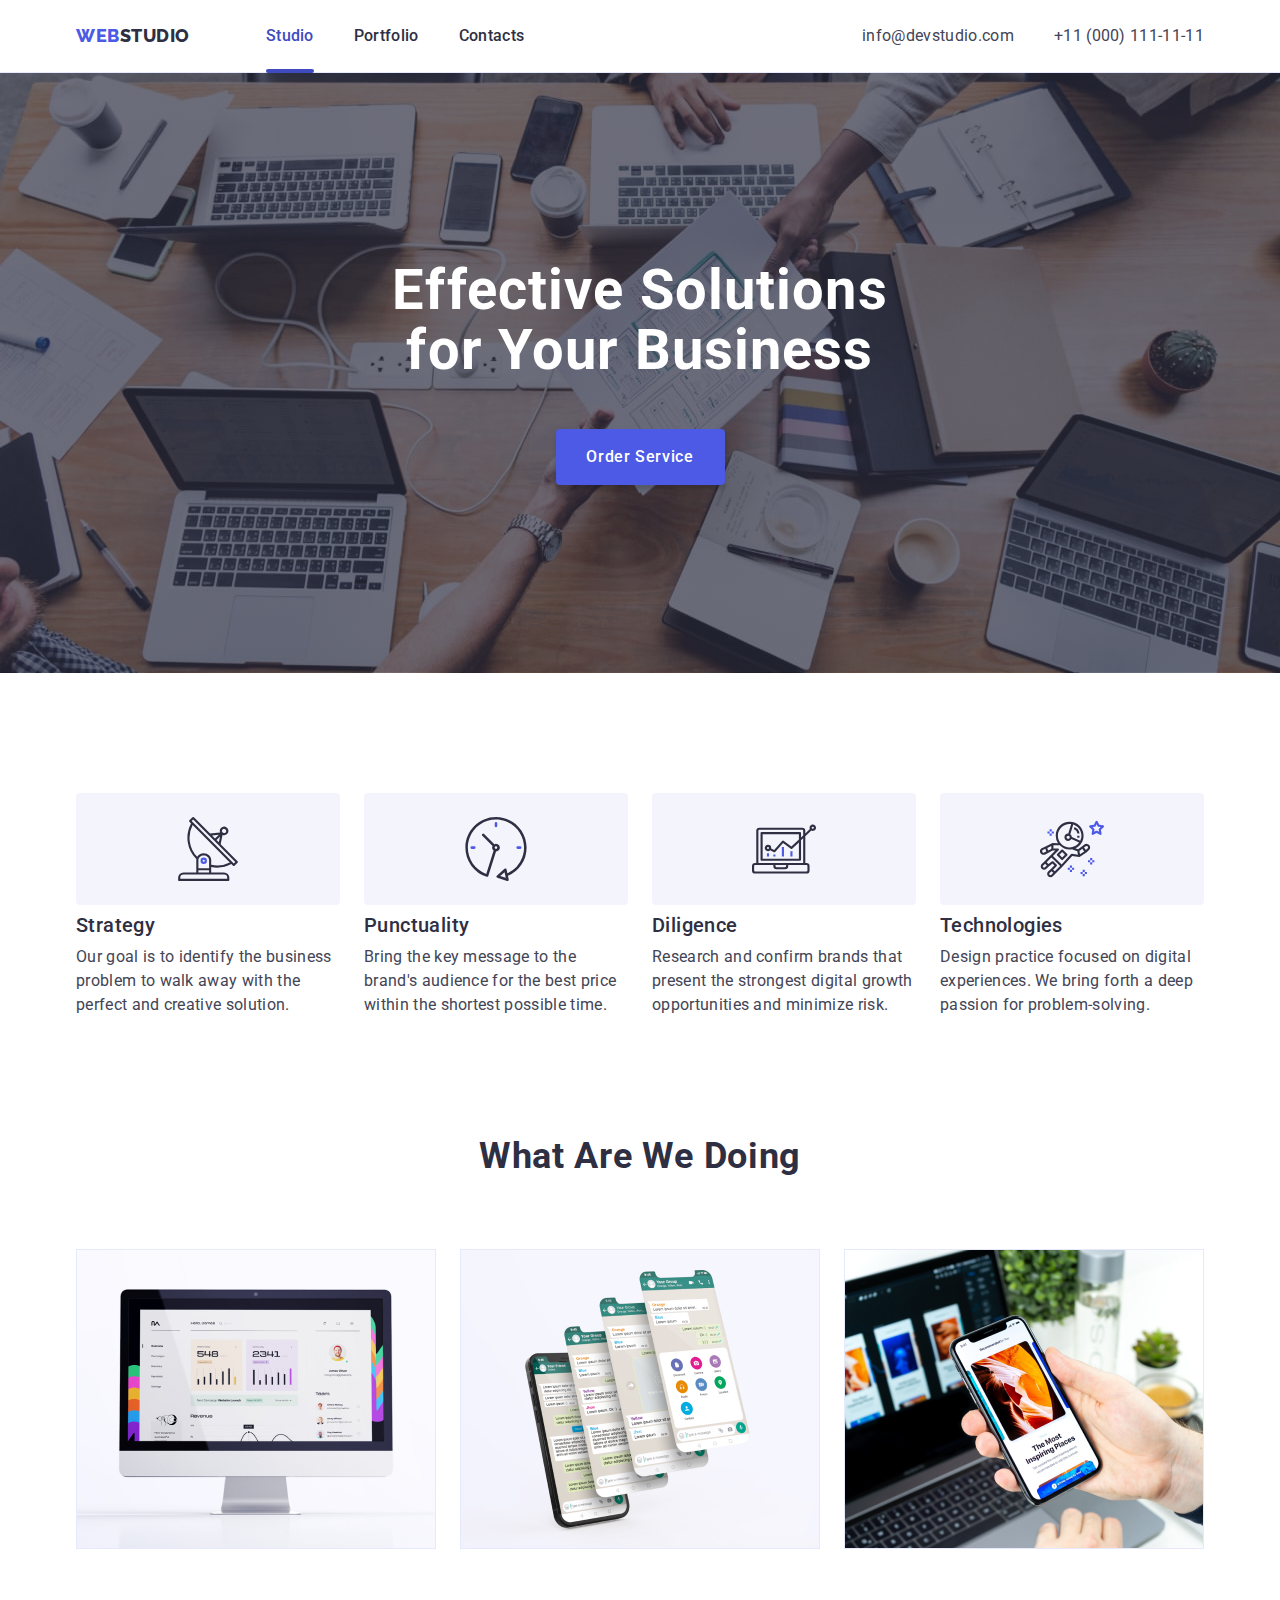
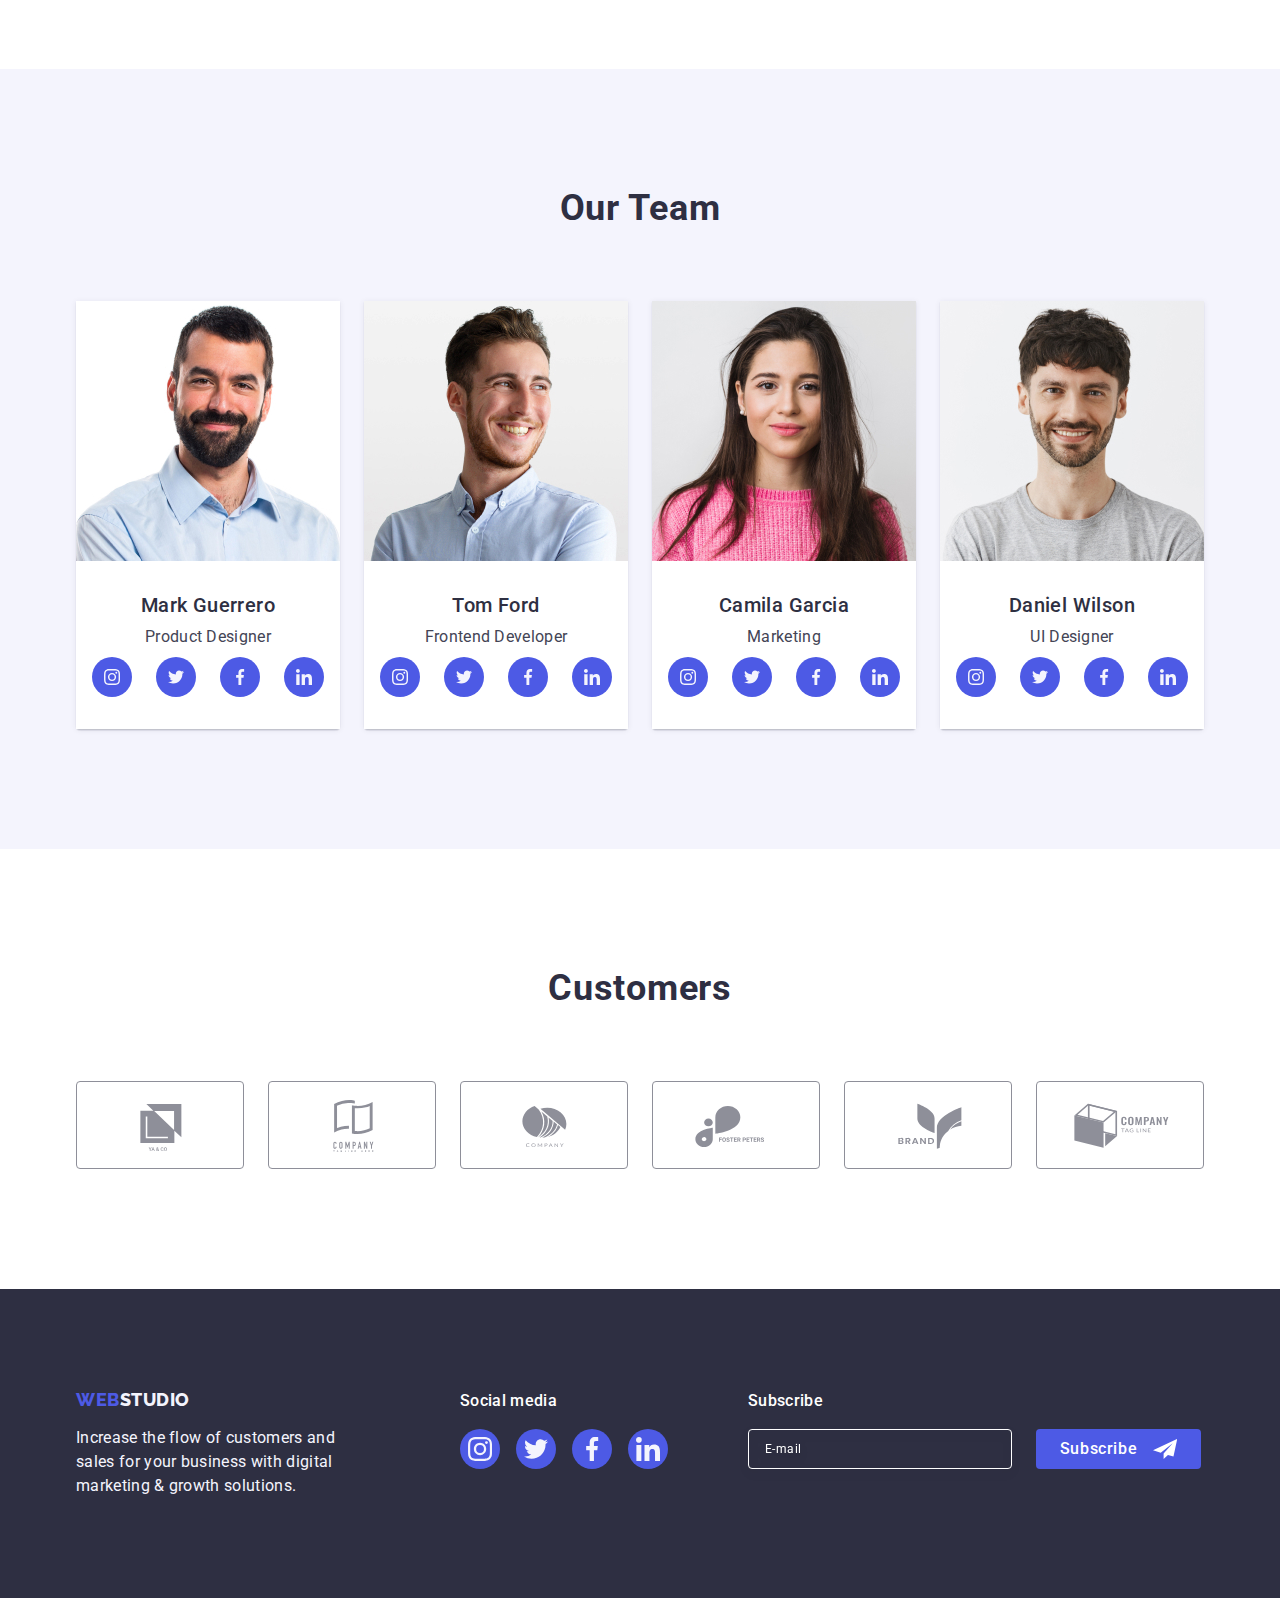
<file: index.html>
<!DOCTYPE html>
<html lang="en">
  <head>
    <meta charset="UTF-8" />
    <meta http-equiv="X-UA-Compatible" content="IE=edge" />
    <meta name="viewport" content="width=device-width, initial-scale=1.0" />
    <link rel="preconnect" href="https://fonts.googleapis.com" />
    <link rel="preconnect" href="https://fonts.gstatic.com" crossorigin />
    <link
      href="https://fonts.googleapis.com/css2?family=Raleway:wght@800&family=Roboto:wght@400;500;700;900&display=swap"
      rel="stylesheet"
    />
    <link
      rel="stylesheet"
      href="https://cdnjs.cloudflare.com/ajax/libs/modern-normalize/2.0.0/modern-normalize.min.css"
    />
    <link rel="stylesheet" href="./css/styles.css" />
    <title>WebStudio</title>
  </head>
  <body>
    <!-- Header -->
    <header class="header">
      <div class="container header-container">
        <nav class="header-nav">
          <a class="header-logo link" href="./index.html"
            >Web<span class="logo">Studio</span></a
          >

          <ul class="header-nav-list list">
            <li class="header-nav-item">
              <a class="header-nav-link link studio" href="./index.html"
                >Studio</a
              >
            </li>
            <li class="header-nav-item">
              <a class="header-nav-link link" href="./portfolio.html"
                >Portfolio</a
              >
            </li>
            <li class="header-nav-item">
              <a class="header-nav-link link" href="">Contacts</a>
            </li>
          </ul>
        </nav>

        <address class="address">
          <ul class="address-list list">
            <li class="address-item">
              <a class="address-link link" href="mailto:info@devstudio.com"
                >info@devstudio.com</a
              >
            </li>
            <li class="address-item">
              <a class="address-link link" href="tel:+110001111111"
                >+11 (000) 111-11-11</a
              >
            </li>
          </ul>
        </address>

        <!-- Mobile menu -->
        <button type="button" class="open-menu-btn" data-menu-open>
          <svg class="btn-menu-icon" width="32" height="32">
            <use href="./images/icons.svg#icon-mobile-menu"></use>
          </svg>
        </button>
      </div>
      <div class="mob-menu is-hidden" data-menu>
        <div>
          <button type="button" class="close-menu" data-menu-close>
            <svg class="close-menu-icon" width="8" height="8">
              <use href="./images/icons.svg#icon-close-black"></use>
            </svg>
          </button>

          <ul class="mob-nav-list list">
            <li class="mob-nav-item">
              <a class="mob-nav-link link studio" href="./index.html">Studio</a>
            </li>
            <li class="mob-nav-item">
              <a class="mob-nav-link link" href="./portfolio.html">Portfolio</a>
            </li>
            <li class="mob-nav-item">
              <a class="mob-nav-link link" href="">Contacts</a>
            </li>
          </ul>
        </div>
        <address class="address">
          <ul class="mob-address-list list">
            <li class="mob-address-item">
              <a class="tel-link link" href="tel:+110001111111"
                >+11 (000) 111-11-11</a
              >
            </li>
            <li class="mob-address-item">
              <a class="mail-link link" href="mailto:info@devstudio.com"
                >info@devstudio.com</a
              >
            </li>
          </ul>
        </address>
        <ul class="mob-soc-list">
          <li class="mob-soc-item">
            <a
              class="mob-soc-link"
              href=""
              target="_blank"
              rel="noopener noreferrer"
              ><svg class="mob-menu-icon" width="24" height="24">
                <use href="./images/icons.svg#icon-instagram"></use></svg
            ></a>
          </li>
          <li class="mob-soc-item">
            <a
              class="mob-soc-link"
              href=""
              target="_blank"
              rel="noopener noreferrer"
              ><svg class="mob-menu-icon" width="24" height="24">
                <use href="./images/icons.svg#icon-twitter"></use></svg
            ></a>
          </li>
          <li class="mob-soc-item">
            <a
              class="mob-soc-link"
              href=""
              target="_blank"
              rel="noopener noreferrer"
              ><svg class="mob-menu-icon" width="24" height="24">
                <use href="./images/icons.svg#icon-facebook"></use></svg
            ></a>
          </li>
          <li class="mob-soc-item">
            <a
              class="mob-soc-link"
              href=""
              target="_blank"
              rel="noopener noreferrer"
              ><svg class="mob-menu-icon" width="24" height="24">
                <use href="./images/icons.svg#icon-linkedin"></use></svg
            ></a>
          </li>
        </ul>
      </div>
    </header>

    <!-- Main content -->
    <main>
      <section class="section-hero">
        <div class="container">
          <h1 class="hero-title">Effective Solutions for Your Business</h1>
          <button data-modal-open type="button" class="hero-button">
            Order Service
          </button>
        </div>
      </section>

      <!-- Section-Our Features -->
      <section class="section-features">
        <div class="container">
          <h2 class="visually-hidden">Our Features</h2>
          <ul class="features-list list">
            <li class="features-item">
              <div class="features-icon-box">
                <svg class="features-icon" width="64" height="64">
                  <use href="./images/icons.svg#icon-antenna"></use>
                </svg>
              </div>
              <h3 class="features-title">Strategy</h3>
              <p class="features-text">
                Our goal is to identify the business problem to walk away with
                the perfect and creative solution.
              </p>
            </li>

            <li class="features-item">
              <div class="features-icon-box">
                <svg class="features-icon" width="64" height="64">
                  <use href="./images/icons.svg#icon-clock"></use>
                </svg>
              </div>
              <h3 class="features-title">Punctuality</h3>
              <p class="features-text">
                Bring the key message to the brand's audience for the best price
                within the shortest possible time.
              </p>
            </li>

            <li class="features-item">
              <div class="features-icon-box">
                <svg class="features-icon" width="64" height="64">
                  <use href="./images/icons.svg#icon-diagram"></use>
                </svg>
              </div>
              <h3 class="features-title">Diligence</h3>
              <p class="features-text">
                Research and confirm brands that present the strongest digital
                growth opportunities and minimize risk.
              </p>
            </li>

            <li class="features-item">
              <div class="features-icon-box">
                <svg class="features-icon" width="64" height="64">
                  <use href="./images/icons.svg#icon-astronaut"></use>
                </svg>
              </div>
              <h3 class="features-title">Technologies</h3>
              <p class="features-text">
                Design practice focused on digital experiences. We bring forth a
                deep passion for problem-solving.
              </p>
            </li>
          </ul>
        </div>
      </section>

      <!-- Section-Our Products -->
      <section class="section-products">
        <div class="container">
          <h2 class="products-title">What are we doing</h2>
          <ul class="products-list list">
            <li class="products-item">
              <img
                srcset="
                  ./images/products/img1.jpg    1x,
                  ./images/products/img1-2x.jpg 2x
                "
                src="./images/products/img1.jpg"
                alt="pc aplicatoin"
                width="360"
                height="300"
              />
            </li>
            <li class="products-item">
              <img
                srcset="
                  ./images/products/img2.jpg    1x,
                  ./images/products/img2-2x.jpg 2x
                "
                src="./images/products/img2.jpg"
                alt="mobile aplication"
                width="360"
                height="300"
              />
            </li>

            <li class="products-item">
              <img
                srcset="
                  ./images/products/img3.jpg    1x,
                  ./images/products/img3-2x.jpg 2x
                "
                src="./images/products/img3.jpg"
                alt="quick access from any device"
                width="360"
                height="300"
              />
            </li>
          </ul>
        </div>
      </section>

      <!-- Section-Our Team -->
      <section class="section-team">
        <div class="container">
          <h2 class="team-title">Our Team</h2>
          <ul class="team-list list">
            <li class="team-item">
              <img
                class="team-photo"
                srcset="
                  ./images/team-photo/mark-guerrero.jpg    1x,
                  ./images/team-photo/mark-guerrero-2x.jpg 2x
                "
                src="./images/team-photo/mark-guerrero.jpg"
                alt="Photo of Mark Guerrero-Product Designer"
                width="264"
                height="260"
              />
              <div class="cards">
                <h3 class="team-name">Mark Guerrero</h3>
                <p class="team-text">Product Designer</p>
                <ul class="soc-list">
                  <li class="soc-item">
                    <a
                      class="soc-link"
                      href=""
                      target="_blank"
                      rel="nooopener noreferrer"
                      ><svg class="soc-icon" width="16" height="16">
                        <use
                          href="./images/icons.svg#icon-instagram"
                        ></use></svg
                    ></a>
                  </li>
                  <li class="soc-item">
                    <a
                      class="soc-link"
                      href=""
                      target="_blank"
                      rel="nooopener noreferrer"
                      ><svg class="soc-icon" width="16" height="16">
                        <use href="./images/icons.svg#icon-twitter"></use></svg
                    ></a>
                  </li>
                  <li class="soc-item">
                    <a
                      class="soc-link"
                      href=""
                      target="_blank"
                      rel="nooopener noreferrer"
                      ><svg class="soc-icon" width="16" height="16">
                        <use href="./images/icons.svg#icon-facebook"></use></svg
                    ></a>
                  </li>
                  <li class="soc-item">
                    <a
                      class="soc-link"
                      href=""
                      target="_blank"
                      rel="nooopener noreferrer"
                      ><svg class="soc-icon" width="16" height="16">
                        <use href="./images/icons.svg#icon-linkedin"></use></svg
                    ></a>
                  </li>
                </ul>
              </div>
            </li>
            <li class="team-item">
              <img
                class="team-photo"
                srcset="
                  ./images/team-photo/tom-ford.jpg    1x,
                  ./images/team-photo/tom-ford-2x.jpg 2x
                "
                src="./images/team-photo/tom-ford.jpg"
                alt="Photo of Tom Ford-Frontend Developer"
                width="264"
                height="260"
              />
              <div class="cards">
                <h3 class="team-name">Tom Ford</h3>
                <p class="team-text">Frontend Developer</p>
                <ul class="soc-list">
                  <li class="soc-item">
                    <a
                      class="soc-link"
                      href=""
                      target="_blank"
                      rel="nooopener noreferrer"
                      ><svg class="soc-icon" width="16" height="16">
                        <use
                          href="./images/icons.svg#icon-instagram"
                        ></use></svg
                    ></a>
                  </li>
                  <li class="soc-item">
                    <a
                      class="soc-link"
                      href=""
                      target="_blank"
                      rel="nooopener noreferrer"
                      ><svg class="soc-icon" width="16" height="16">
                        <use href="./images/icons.svg#icon-twitter"></use></svg
                    ></a>
                  </li>
                  <li class="soc-item">
                    <a
                      class="soc-link"
                      href=""
                      target="_blank"
                      rel="nooopener noreferrer"
                      ><svg class="soc-icon" width="16" height="16">
                        <use href="./images/icons.svg#icon-facebook"></use></svg
                    ></a>
                  </li>
                  <li class="soc-item">
                    <a
                      class="soc-link"
                      href=""
                      target="_blank"
                      rel="nooopener noreferrer"
                      ><svg class="soc-icon" width="16" height="16">
                        <use href="./images/icons.svg#icon-linkedin"></use></svg
                    ></a>
                  </li>
                </ul>
              </div>
            </li>
            <li class="team-item">
              <img
                class="team-photo"
                srcset="
                  ./images/team-photo/camila-garcia.jpg    1x,
                  ./images/team-photo/camila-garcia-2x.jpg 2x
                "
                src="./images/team-photo/camila-garcia.jpg"
                alt="Photo of Camila Garcia-Marketing"
                width="264"
                height="260"
              />
              <div class="cards">
                <h3 class="team-name">Camila Garcia</h3>
                <p class="team-text">Marketing</p>
                <ul class="soc-list">
                  <li class="soc-item">
                    <a
                      class="soc-link"
                      href=""
                      target="_blank"
                      rel="nooopener noreferrer"
                      ><svg class="soc-icon" width="16" height="16">
                        <use
                          href="./images/icons.svg#icon-instagram"
                        ></use></svg
                    ></a>
                  </li>
                  <li class="soc-item">
                    <a
                      class="soc-link"
                      href=""
                      target="_blank"
                      rel="nooopener noreferrer"
                      ><svg class="soc-icon" width="16" height="16">
                        <use href="./images/icons.svg#icon-twitter"></use></svg
                    ></a>
                  </li>
                  <li class="soc-item">
                    <a
                      class="soc-link"
                      href=""
                      target="_blank"
                      rel="nooopener noreferrer"
                      ><svg class="soc-icon" width="16" height="16">
                        <use href="./images/icons.svg#icon-facebook"></use></svg
                    ></a>
                  </li>
                  <li class="soc-item">
                    <a
                      class="soc-link"
                      href=""
                      target="_blank"
                      rel="nooopener noreferrer"
                      ><svg class="soc-icon" width="16" height="16">
                        <use href="./images/icons.svg#icon-linkedin"></use></svg
                    ></a>
                  </li>
                </ul>
              </div>
            </li>
            <li class="team-item">
              <img
                class="team-photo"
                srcset="
                  ./images/team-photo/daniel-wilson.jpg    1x,
                  ./images/team-photo/daniel-wilson-2x.jpg 2x
                "
                src="./images/team-photo/daniel-wilson.jpg"
                alt="Photo of Daniel Wilson-UI Designer"
                width="264"
                height="260"
              />
              <div class="cards">
                <h3 class="team-name">Daniel Wilson</h3>
                <p class="team-text">UI Designer</p>
                <ul class="soc-list">
                  <li class="soc-item">
                    <a
                      class="soc-link"
                      href=""
                      target="_blank"
                      rel="nooopener noreferrer"
                      ><svg class="soc-icon" width="16" height="16">
                        <use
                          href="./images/icons.svg#icon-instagram"
                        ></use></svg
                    ></a>
                  </li>
                  <li class="soc-item">
                    <a
                      class="soc-link"
                      href=""
                      target="_blank"
                      rel="nooopener noreferrer"
                      ><svg class="soc-icon" width="16" height="16">
                        <use href="./images/icons.svg#icon-twitter"></use></svg
                    ></a>
                  </li>
                  <li class="soc-item">
                    <a
                      class="soc-link"
                      href=""
                      target="_blank"
                      rel="nooopener noreferrer"
                      ><svg class="soc-icon" width="16" height="16">
                        <use href="./images/icons.svg#icon-facebook"></use></svg
                    ></a>
                  </li>
                  <li class="soc-item">
                    <a
                      class="soc-link"
                      href=""
                      target="_blank"
                      rel="nooopener noreferrer"
                      ><svg class="soc-icon" width="16" height="16">
                        <use href="./images/icons.svg#icon-linkedin"></use></svg
                    ></a>
                  </li>
                </ul>
              </div>
            </li>
          </ul>
        </div>
      </section>

      <!-- Customers -->
      <section class="section-customers">
        <div class="container">
          <h2 class="customers-title">Customers</h2>
          <ul class="customers-list">
            <li class="customers-item">
              <a
                class="customers-icon-link"
                href=""
                target="_blank"
                rel="nooopener noreferrer"
                ><svg class="customers-icon" width="104" height="56">
                  <use href="./images/icons.svg#icon-client1"></use></svg
              ></a>
            </li>
            <li class="customers-item">
              <a
                class="customers-icon-link"
                href=""
                target="_blank"
                rel="nooopener noreferrer"
                ><svg class="customers-icon" width="104" height="56">
                  <use href="./images/icons.svg#icon-client2"></use></svg
              ></a>
            </li>
            <li class="customers-item">
              <a
                class="customers-icon-link"
                href=""
                target="_blank"
                rel="nooopener noreferrer"
                ><svg class="customers-icon" width="104" height="56">
                  <use href="./images/icons.svg#icon-client3"></use></svg
              ></a>
            </li>
            <li class="customers-item">
              <a
                class="customers-icon-link"
                href=""
                target="_blank"
                rel="nooopener noreferrer"
                ><svg class="customers-icon" width="104" height="56">
                  <use href="./images/icons.svg#icon-client4"></use></svg
              ></a>
            </li>
            <li class="customers-item">
              <a
                class="customers-icon-link"
                href=""
                target="_blank"
                rel="nooopener noreferrer"
                ><svg class="customers-icon" width="104" height="56">
                  <use href="./images/icons.svg#icon-client5"></use></svg
              ></a>
            </li>
            <li class="customers-item">
              <a
                class="customers-icon-link"
                href=""
                target="_blank"
                rel="nooopener noreferrer"
                ><svg class="customers-icon" width="104" height="56">
                  <use href="./images/icons.svg#icon-client6"></use></svg
              ></a>
            </li>
          </ul>
        </div>
      </section>
    </main>

    <!-- Footer -->
    <footer class="section-footer">
      <div class="container footer-container">
        <div class="footer-box">
          <a class="footer-logo link" href="./index.html"
            >Web<span class="logo">Studio</span></a
          >
          <p class="footer-text">
            Increase the flow of customers and sales for your business with
            digital marketing & growth solutions.
          </p>
        </div>
        <div class="footer-soc-box">
          <p class="soc-text">Social media</p>
          <ul class="footer-soc-list">
            <li class="footer-soc-item">
              <a
                class="footer-soc-link"
                href=""
                target="_blank"
                rel="noopener noreferrer"
                ><svg class="footer-icon" width="24" height="24">
                  <use href="./images/icons.svg#icon-instagram"></use></svg
              ></a>
            </li>
            <li class="footer-soc-item">
              <a
                class="footer-soc-link"
                href=""
                target="_blank"
                rel="noopener noreferrer"
                ><svg class="footer-icon" width="24" height="24">
                  <use href="./images/icons.svg#icon-twitter"></use></svg
              ></a>
            </li>
            <li class="footer-soc-item">
              <a
                class="footer-soc-link"
                href=""
                target="_blank"
                rel="noopener noreferrer"
                ><svg class="footer-icon" width="24" height="24">
                  <use href="./images/icons.svg#icon-facebook"></use></svg
              ></a>
            </li>
            <li class="footer-soc-item">
              <a
                class="footer-soc-link"
                href=""
                target="_blank"
                rel="noopener noreferrer"
                ><svg class="footer-icon" width="24" height="24">
                  <use href="./images/icons.svg#icon-linkedin"></use></svg
              ></a>
            </li>
          </ul>
        </div>
        <div class="subscribe-container">
          <p class="subscribe-title">Subscribe</p>
          <form class="subscribe-form" name="subscribe">
            <label class="subscribe-label">
              <input
                class="subscribe-input"
                type="email"
                name="subscribe"
                placeholder="E-mail"
            /></label>
            <button class="bttn-subscribe" type="submit">
              Subscribe
              <svg class="subscribe-icon" width="24" height="24">
                <use href="./images/icons.svg#icon-send"></use>
              </svg>
            </button>
          </form>
        </div>
      </div>
    </footer>
    <div data-modal class="backdrop is-hidden">
      <div class="modal">
        <button data-modal-close type="button" class="modal-close">
          <svg class="modal-icon" width="8" height="8">
            <use href="./images/icons.svg#icon-close-black"></use>
          </svg>
        </button>
        <!-- Modal form -->
        <p class="modal-title">Leave your contacts and we will call you back</p>
        <form class="modal-form" name="call-back">
          <div class="label-container">
            <label class="form-label" for="user-name">Name</label>
            <div class="input-container">
              <input
                class="modal-input"
                type="text"
                name="user-name"
                id="user-name"
              />
              <svg class="input-icon" width="18" height="24">
                <use href="./images/icons.svg#icon-person"></use>
              </svg>
            </div>
          </div>
          <div class="label-container">
            <label class="form-label" for="user-phone">Phone</label>
            <div class="input-container">
              <input
                class="modal-input"
                type="tel"
                name="user-phone"
                id="user-phone"
              />
              <svg class="input-icon" width="18" height="24">
                <use href="./images/icons.svg#icon-phone"></use>
              </svg>
            </div>
          </div>
          <div class="label-container">
            <label class="form-label" for="user-email">Email</label>
            <div class="input-container">
              <input
                class="modal-input"
                type="email"
                name="user-email"
                id="user-email"
              />
              <svg class="input-icon" width="18" height="24">
                <use href="./images/icons.svg#icon-email"></use>
              </svg>
            </div>
          </div>
          <div class="comment-label-container">
            <label class="form-label" for="user-comment">Comment</label>
            <textarea
              class="text-area"
              name="user-comment"
              id="user-comment"
              placeholder="Text input"
            ></textarea>
          </div>
          <div class="checkbox-container">
            <input
              class="visually-hidden input-checkbox"
              id="user-privacy"
              name="user-privacy"
              type="checkbox"
              value="true"
            />
            <label class="checkbox-label" for="user-privacy"
              ><span class="checkbox-span"
                ><svg class="check-icon" width="10" height="8">
                  <use href="./images/icons.svg#icon-check"></use></svg
              ></span>
              I accept the terms and conditions of the&nbsp;
              <a class="check-link" href="">Privacy Policy</a></label
            >
          </div>
          <button class="bttn-send" type="submit">Send</button>
        </form>
      </div>
    </div>
    <script src="./js/modal.js"></script>
    <script src="./js/mobil-menu.js"></script>
  </body>
</html>
</file>
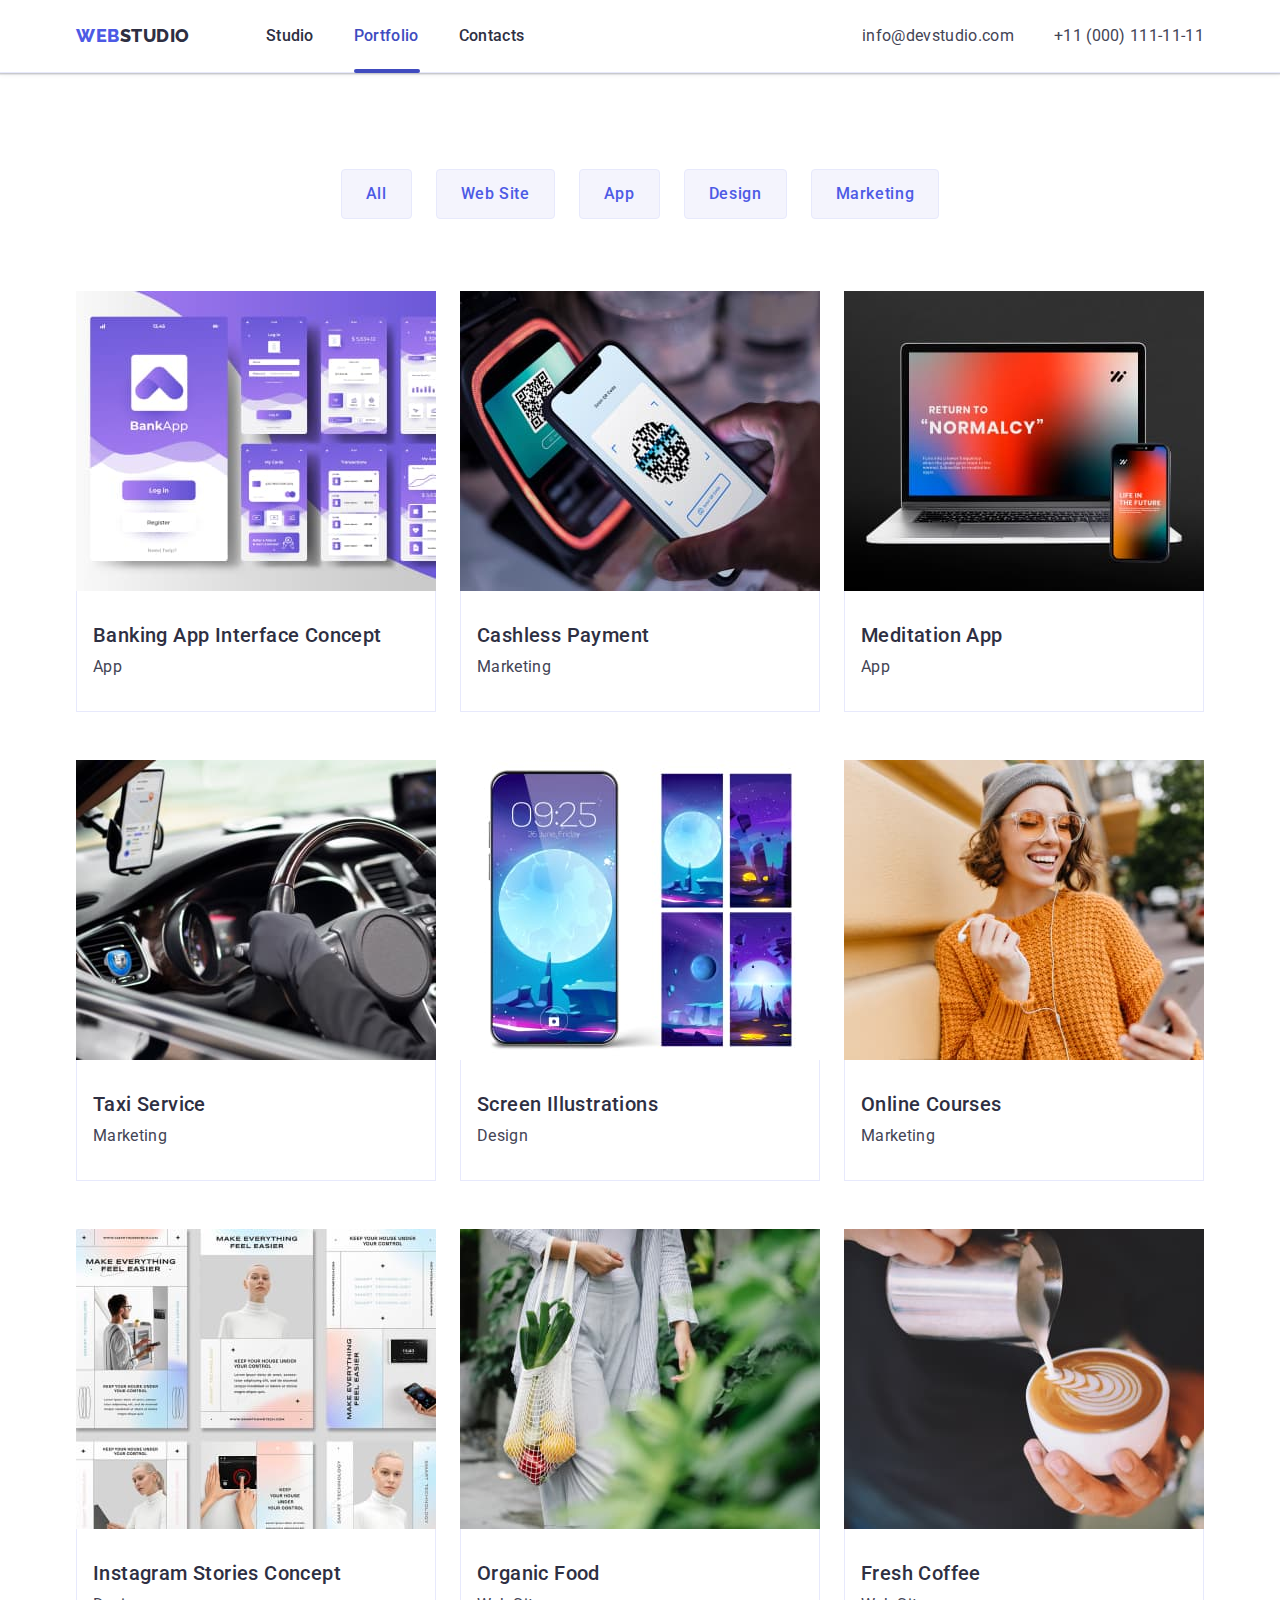
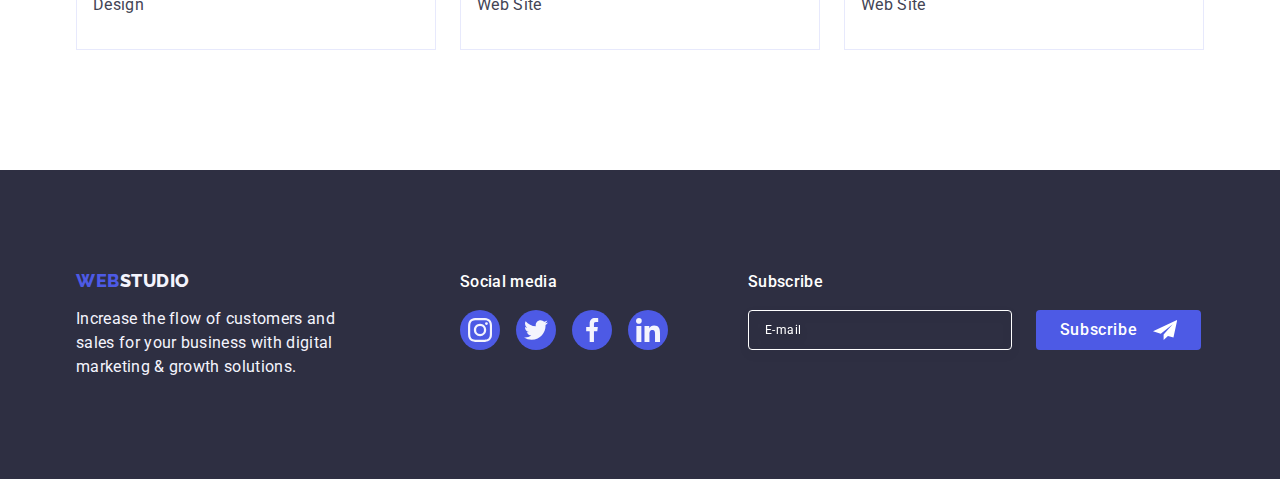
<file: portfolio.html>
<!DOCTYPE html>
<html lang="en">
  <head>
    <meta charset="UTF-8" />
    <meta http-equiv="X-UA-Compatible" content="IE=edge" />
    <meta name="viewport" content="width=device-width, initial-scale=1.0" />
    <link rel="preconnect" href="https://fonts.googleapis.com" />
    <link rel="preconnect" href="https://fonts.gstatic.com" crossorigin />
    <link
      href="https://fonts.googleapis.com/css2?family=Raleway:wght@800&family=Roboto:wght@400;500;700;900&display=swap"
      rel="stylesheet"
    />
    <link
      rel="stylesheet"
      href="https://cdnjs.cloudflare.com/ajax/libs/modern-normalize/2.0.0/modern-normalize.min.css"
    />
    <link rel="stylesheet" href="./css/styles.css" />
    <title>Portfolio</title>
  </head>
  <body>
    <!-- Header -->
    <header class="header">
      <div class="container header-container">
        <nav class="header-nav">
          <a class="header-logo link" href="./index.html"
            >Web<span class="logo">Studio</span></a
          >

          <ul class="header-nav-list list">
            <li class="header-nav-item">
              <a class="header-nav-link link" href="./index.html">Studio</a>
            </li>
            <li class="header-nav-item">
              <a class="header-nav-link link portfolio" href="./portfolio.html"
                >Portfolio</a
              >
            </li>
            <li class="header-nav-item">
              <a class="header-nav-link link" href="">Contacts</a>
            </li>
          </ul>
        </nav>

        <address class="address">
          <ul class="address-list list">
            <li class="address-item">
              <a class="address-link link" href="mailto:info@devstudio.com"
                >info@devstudio.com</a
              >
            </li>
            <li class="address-item">
              <a class="address-link link" href="tel:+110001111111"
                >+11 (000) 111-11-11</a
              >
            </li>
          </ul>
        </address>

        <!-- Mobile menu -->
        <button type="button" class="open-menu-btn" data-menu-open>
          <svg class="btn-menu-icon" width="32" height="32">
            <use href="./images/icons.svg#icon-mobile-menu"></use>
          </svg>
        </button>
      </div>
      <div class="mob-menu is-hidden" data-menu>
        <div>
          <button type="button" class="close-menu" data-menu-close>
            <svg class="close-menu-icon" width="8" height="8">
              <use href="./images/icons.svg#icon-close-black"></use>
            </svg>
          </button>

          <ul class="mob-nav-list list">
            <li class="mob-nav-item">
              <a class="mob-nav-link link" href="./index.html">Studio</a>
            </li>
            <li class="mob-nav-item">
              <a class="mob-nav-link link portfolio" href="./portfolio.html"
                >Portfolio</a
              >
            </li>
            <li class="mob-nav-item">
              <a class="mob-nav-link link" href="">Contacts</a>
            </li>
          </ul>
        </div>
        <address class="address">
          <ul class="mob-address-list list">
            <li class="mob-address-item">
              <a class="tel-link link" href="tel:+110001111111"
                >+11 (000) 111-11-11</a
              >
            </li>
            <li class="mob-address-item">
              <a class="mail-link link" href="mailto:info@devstudio.com"
                >info@devstudio.com</a
              >
            </li>
          </ul>
        </address>
        <ul class="mob-soc-list">
          <li class="mob-soc-item">
            <a
              class="mob-soc-link"
              href=""
              target="_blank"
              rel="noopener noreferrer"
              ><svg class="mob-menu-icon" width="24" height="24">
                <use href="./images/icons.svg#icon-instagram"></use></svg
            ></a>
          </li>
          <li class="mob-soc-item">
            <a
              class="mob-soc-link"
              href=""
              target="_blank"
              rel="noopener noreferrer"
              ><svg class="mob-menu-icon" width="24" height="24">
                <use href="./images/icons.svg#icon-twitter"></use></svg
            ></a>
          </li>
          <li class="mob-soc-item">
            <a
              class="mob-soc-link"
              href=""
              target="_blank"
              rel="noopener noreferrer"
              ><svg class="mob-menu-icon" width="24" height="24">
                <use href="./images/icons.svg#icon-facebook"></use></svg
            ></a>
          </li>
          <li class="mob-soc-item">
            <a
              class="mob-soc-link"
              href=""
              target="_blank"
              rel="noopener noreferrer"
              ><svg class="mob-menu-icon" width="24" height="24">
                <use href="./images/icons.svg#icon-linkedin"></use></svg
            ></a>
          </li>
        </ul>
      </div>
    </header>

    <!-- Main -->
    <main>
      <section class="section-portfolio">
        <div class="container">
          <h1 class="visually-hidden">Examples of a projects</h1>
          <!-- Buttons -->
          <ul class="portfolio-filters-list list">
            <li class="portfolio-bttn-item">
              <button type="button" class="portfolio-button">All</button>
            </li>
            <li class="portfolio-bttn-item">
              <button type="button" class="portfolio-button">Web Site</button>
            </li>
            <li class="portfolio-bttn-item">
              <button type="button" class="portfolio-button">App</button>
            </li>
            <li class="portfolio-bttn-item">
              <button type="button" class="portfolio-button">Design</button>
            </li>
            <li class="portfolio-bttn-item">
              <button type="button" class="portfolio-button">Marketing</button>
            </li>
          </ul>

          <!-- Examples of a projects -->
          <ul class="portfolio-projects-list list">
            <li class="portfolio-projects-item">
              <a href="" class="portfolio-ptojects-link link">
                <div class="projects-block">
                  <img
                    src="./images/img-bankapp.jpg"
                    alt="Photo with interface of banking application"
                    width="360"
                    height="300"
                  />
                  <p class="projects-block-text">
                    14 Stylish and User-Friendly App Design Concepts · Task
                    Manager App · Calorie Tracker App · Exotic Fruit Ecommerce
                    App · Cloud Storage App
                  </p>
                </div>
                <div class="portfolio-cards">
                  <h2 class="portfolio-projects-subtitle">
                    Banking App Interface Concept
                  </h2>
                  <p class="portfolio-projects-text">App</p>
                </div>
              </a>
            </li>
            <li class="portfolio-projects-item">
              <a href="" class="portfolio-ptojects-link link">
                <div class="projects-block">
                  <img
                    src="./images/img-no-cash.jpg"
                    alt="Photo of a cashless easy payment"
                    width="360"
                    height="300"
                  />
                  <p class="projects-block-text">
                    14 Stylish and User-Friendly App Design Concepts · Task
                    Manager App · Calorie Tracker App · Exotic Fruit Ecommerce
                    App · Cloud Storage App
                  </p>
                </div>
                <div class="portfolio-cards">
                  <h2 class="portfolio-projects-subtitle">Cashless Payment</h2>
                  <p class="portfolio-projects-text">Marketing</p>
                </div>
              </a>
            </li>
            <li class="portfolio-projects-item">
              <a href="" class="portfolio-ptojects-link link">
                <div class="projects-block">
                  <img
                    src="./images/img-normalcy.jpg"
                    alt="Picture of a application for all your creative needs"
                    width="360"
                    height="300"
                  />
                  <p class="projects-block-text">
                    14 Stylish and User-Friendly App Design Concepts · Task
                    Manager App · Calorie Tracker App · Exotic Fruit Ecommerce
                    App · Cloud Storage App
                  </p>
                </div>
                <div class="portfolio-cards">
                  <h2 class="portfolio-projects-subtitle">Meditation App</h2>
                  <p class="portfolio-projects-text">App</p>
                </div>
              </a>
            </li>
            <li class="portfolio-projects-item">
              <a href="" class="portfolio-ptojects-link link">
                <div class="projects-block">
                  <img
                    src="./images/img-taxi-service.jpg"
                    alt="Photo of a nice car on taxi service"
                    width="360"
                    height="300"
                  />
                  <p class="projects-block-text">
                    14 Stylish and User-Friendly App Design Concepts · Task
                    Manager App · Calorie Tracker App · Exotic Fruit Ecommerce
                    App · Cloud Storage App
                  </p>
                </div>
                <div class="portfolio-cards">
                  <h2 class="portfolio-projects-subtitle">Taxi Service</h2>
                  <p class="portfolio-projects-text">Marketing</p>
                </div>
              </a>
            </li>
            <li class="portfolio-projects-item">
              <a href="" class="portfolio-ptojects-link link">
                <div class="projects-block">
                  <img
                    src="./images/img-screen-illustrations.jpg"
                    alt="Picture of a Screen Illustrations on mobile"
                    width="360"
                    height="300"
                  />
                  <p class="projects-block-text">
                    14 Stylish and User-Friendly App Design Concepts · Task
                    Manager App · Calorie Tracker App · Exotic Fruit Ecommerce
                    App · Cloud Storage App
                  </p>
                </div>
                <div class="portfolio-cards">
                  <h2 class="portfolio-projects-subtitle">
                    Screen Illustrations
                  </h2>
                  <p class="portfolio-projects-text">Design</p>
                </div>
              </a>
            </li>
            <li class="portfolio-projects-item">
              <a href="" class="portfolio-ptojects-link link">
                <div class="projects-block">
                  <img
                    src="./images/img-online-courses.jpg"
                    alt="Photo of a happy girl who used Online Courses"
                    width="360"
                    height="300"
                  />
                  <p class="projects-block-text">
                    14 Stylish and User-Friendly App Design Concepts · Task
                    Manager App · Calorie Tracker App · Exotic Fruit Ecommerce
                    App · Cloud Storage App
                  </p>
                </div>
                <div class="portfolio-cards">
                  <h2 class="portfolio-projects-subtitle">Online Courses</h2>
                  <p class="portfolio-projects-text">Marketing</p>
                </div>
              </a>
            </li>
            <li class="portfolio-projects-item">
              <a href="" class="portfolio-ptojects-link link">
                <div class="projects-block">
                  <img
                    src="./images/img-Instagram-stories-concept.jpg"
                    alt="Picture of a Instagram Stories"
                    width="360"
                    height="300"
                  />
                  <p class="projects-block-text">
                    14 Stylish and User-Friendly App Design Concepts · Task
                    Manager App · Calorie Tracker App · Exotic Fruit Ecommerce
                    App · Cloud Storage App
                  </p>
                </div>
                <div class="portfolio-cards">
                  <h2 class="portfolio-projects-subtitle">
                    Instagram Stories Concept
                  </h2>
                  <p class="portfolio-projects-text">Design</p>
                </div>
              </a>
            </li>
            <li class="portfolio-projects-item">
              <a href="" class="portfolio-ptojects-link link">
                <div class="projects-block">
                  <img
                    src="./images/img-organic-food.jpg"
                    alt="Photo of a woman with a basket of organic food"
                    width="360"
                    height="300"
                  />
                  <p class="projects-block-text">
                    14 Stylish and User-Friendly App Design Concepts · Task
                    Manager App · Calorie Tracker App · Exotic Fruit Ecommerce
                    App · Cloud Storage App
                  </p>
                </div>
                <div class="portfolio-cards">
                  <h2 class="portfolio-projects-subtitle">Organic Food</h2>
                  <p class="portfolio-projects-text">Web Site</p>
                </div>
              </a>
            </li>
            <li class="portfolio-projects-item">
              <a href="" class="portfolio-ptojects-link link">
                <div class="projects-block">
                  <img
                    src="./images/img-fresh-coffee.jpg"
                    alt="Photo of a barista who draws on coffee"
                    width="360"
                    height="300"
                  />
                  <p class="projects-block-text">
                    14 Stylish and User-Friendly App Design Concepts · Task
                    Manager App · Calorie Tracker App · Exotic Fruit Ecommerce
                    App · Cloud Storage App
                  </p>
                </div>
                <div class="portfolio-cards">
                  <h2 class="portfolio-projects-subtitle">Fresh Coffee</h2>
                  <p class="portfolio-projects-text">Web Site</p>
                </div></a
              >
            </li>
          </ul>
        </div>
      </section>
    </main>

    <!-- Footer -->
    <footer class="section-footer">
      <div class="container footer-container">
        <div class="footer-box">
          <a class="footer-logo link" href="./index.html"
            >Web<span class="logo">Studio</span></a
          >
          <p class="footer-text">
            Increase the flow of customers and sales for your business with
            digital marketing & growth solutions.
          </p>
        </div>
        <div class="footer-soc-box">
          <p class="soc-text">Social media</p>
          <ul class="footer-soc-list">
            <li class="footer-soc-item">
              <a
                class="footer-soc-link"
                href=""
                target="_blank"
                rel="noopener noreferrer"
                ><svg class="footer-icon" width="24" height="24">
                  <use href="./images/icons.svg#icon-instagram"></use></svg
              ></a>
            </li>
            <li class="footer-soc-item">
              <a
                class="footer-soc-link"
                href=""
                target="_blank"
                rel="noopener noreferrer"
                ><svg class="footer-icon" width="24" height="24">
                  <use href="./images/icons.svg#icon-twitter"></use></svg
              ></a>
            </li>
            <li class="footer-soc-item">
              <a
                class="footer-soc-link"
                href=""
                target="_blank"
                rel="noopener noreferrer"
                ><svg class="footer-icon" width="24" height="24">
                  <use href="./images/icons.svg#icon-facebook"></use></svg
              ></a>
            </li>
            <li class="footer-soc-item">
              <a
                class="footer-soc-link"
                href=""
                target="_blank"
                rel="noopener noreferrer"
                ><svg class="footer-icon" width="24" height="24">
                  <use href="./images/icons.svg#icon-linkedin"></use></svg
              ></a>
            </li>
          </ul>
        </div>
        <div class="subscribe-container">
          <p class="subscribe-title">Subscribe</p>
          <form class="subscribe-form" name="subscribe">
            <label class="subscribe-label">
              <input
                class="subscribe-input"
                type="email"
                name="subscribe"
                placeholder="E-mail"
            /></label>
            <button class="bttn-subscribe" type="submit">
              Subscribe
              <svg class="subscribe-icon" width="24" height="24">
                <use href="./images/icons.svg#icon-send"></use>
              </svg>
            </button>
          </form>
        </div>
      </div>
    </footer>
    <script src="./js/mobil-menu.js"></script>
  </body>
</html>
</file>
<file: css/styles.css>
:root {
    --first-text-color: #2E2F42;
    --second-text-color: #434455;
    --third-text-color: #FFFFFF;
    --fourth-text-color: #F4F4FD;
    --background-main-color: #FFFFFF;
    --background-second-color: #2E2F42;
    --background-third-color: #F4F4FD;
    --logo-first-color: #4D5AE5;
    --logo-second-color: #2E2F42;
    --logo-third-color: #F4F4FD;
    --bttn-background-color: #404BBF;
    --bttn-background-second-color: #F4F4FD;
    --bttn-first-color: #4D5AE5;
    --bttn-second-color: #FFFFFF;
    --border-bttn-color: #E7E9FC;
    --icon-color: #f4f4fd;
    --second-icon-color: #8e8f99;
    --background-color-icon: #4D5AE5;
    --label-text: #8e8f99;
    --check-link-color: #4D5AE5;
}

body {
    font-family: 'Roboto', sans-serif;
    color: #2E2F42;
    color: #434455;
    background: #FFFFFF;
}

/* Reset styles */

p, h1,h2,h3,h4,h5,h6 {
    margin-top: 0;
    margin-bottom: 0;
}

a {
    text-decoration: none;
    margin-top: 0;
    margin-bottom: 0;
    padding-left: 0;
}

ul {
    list-style-type: none;
    margin-top: 0;
    margin-bottom: 0;
    padding-left: 0;
}

.link {
    text-decoration: none; 
}

.list {
    list-style-type: none;
}

img {
    display: block;
    max-width: 100%;
    height: auto;
}

/*----- Home page -----*/

/* Header (Home page , Portfolio) */
.container {
    max-width: 428px;
    padding: 0 16px;
    margin: 0 auto;
}

.header {
    border-bottom: 1px solid #E7E9FC;
    box-shadow: 0px 2px 1px rgba(46, 47, 66, 0.08),
    0px 1px 1px rgba(46, 47, 66, 0.16),
    0px 1px 6px rgba(46, 47, 66, 0.08);
}

.header-container {
    display: flex;
    align-items: center;

}

.header-nav {
    display: flex;
    align-items: center;
    margin-right: auto;
}

.header-logo {
    font-family: 'Raleway', sans-serif;
    font-style: normal;
    font-weight: 800;
    font-size: 18px;
    line-height: 1.17;
    letter-spacing: 0.03em;
    text-transform: uppercase;
    margin-right: 120px;
    padding-top: 24px;
    padding-bottom: 24px;
    position: relative;
    color: var(--logo-first-color)
}

.header-logo span {
    font-family: 'Raleway', sans-serif;
    font-style: normal;
    font-weight: 800;
    font-size: 18px;
    line-height: 1.17;
    letter-spacing: 0.03em;
    text-transform: uppercase;
    color: var(--logo-second-color)
}

.header-nav-list {
    display: none;
}

.header-nav-link:is(:hover, :focus) {
    color: #404BBF;
}

.header-logo {
    font-family: 'Raleway', sans-serif;
    font-style: normal;
    font-weight: 800;
    font-size: 18px;
    line-height: 1.17;
    letter-spacing: 0.03em;
    text-transform: uppercase;
    margin-right: 120px;
    padding-top: 24px;
    padding-bottom: 24px;
    position: relative;
    color: var(--logo-first-color)
        
}

.header-logo span {
    font-family: 'Raleway', sans-serif;
    font-style: normal;
    font-weight: 800;
    font-size: 18px;
    line-height: 1.17;
    letter-spacing: 0.03em;
    text-transform: uppercase;
    color: var(--logo-second-color)
}

.address {
    font-style: normal;
} 

.address-list {
    display: none;
}

.open-menu-btn {
    background-color: transparent;
    border: none;
}

.btn-menu-icon {
    stroke: currentColor;
}

.mob-menu { 
    position: fixed;
    top: 0;
    left: 0;
    width: 100vw;
    height: 100vh;
    z-index: 999;
    display: flex;
    flex-direction: column;
    justify-content: space-between;
    overflow: auto;
    padding: 24px 24px 40px 40px;
    background-color: var(--background-main-color);
    transform: translateX(0);
    transition: transform 250ms ease-in-out, opacity 250ms ease-in-out, visibility 250ms ease-in-out;
}

 .mob-menu.is-hidden { 
    transform: translateX(100%);
    opacity: 0;
    visibility: hidden;
    pointer-events: none;
} 

.close-menu {    
    display: block;
    margin-left: auto;
    width: 24px;
    height: 24px;
    border-radius: 50%;
    border: 1px solid rgba(0, 0, 0, 0.10);
    background-color: transparent;
    margin-bottom: 32px;
    padding: 0;
}

.mob-nav-list {
    margin-bottom: 50px;
}

.mob-nav-item:not(:last-child) {
    margin-bottom: 40px;
} 

.mob-nav-link {
    font-family: "Roboto", sans-serif;
    font-weight: 700;
    font-size: 36px;
    line-height: 1.11;
    letter-spacing: 0.02em;
    text-transform: capitalize;
    color: #2E2F42;
}

.studio {
    color: #404BBF;
}

.portfolio {
    color: #404BBF;
}

.mob-address-item {
    margin-bottom: 40px;
}

.tel-link {
    font-weight: 700;
    font-style: normal;
    font-size: 36px;
    line-height: 1.11;
    letter-spacing: 0.02em;
    text-transform: capitalize;
    color: #4D5AE5;
}

.mail-link {
    font-style: normal;
    font-weight: 500;
    font-size: 20px;    
    line-height: 1.20;
    letter-spacing: 0.4px;
    color:#434455;
}

.mob-soc-list {
    display: flex;
    gap: 56px;
}

.mob-soc-item {
    width: 40px;
    height: 40px;
}

.mob-soc-link {
    width: 100%;
    height: 100%;
    border-radius: 50%;
    background-color: var(--background-color-icon);
    display: flex;
    align-items: center;
    justify-content: center;
}

.mob-menu-icon {
    fill: var(--icon-color);
}

/* Main (Home page) */

/* Hero Section */

.section-hero {
    background-image: linear-gradient(to bottom, rgba(46, 47, 66, 0.7), rgba(46, 47, 66, 0.7)), url(../images/hero-bg/hero-bg-mob-1x.jpg);
    width: 100%;
    max-width: 1440px;
    padding: 112px 0;
    margin: 0 auto;
    background-repeat: no-repeat;
    background-position: center;
    background-size: cover;
}

@media (min-device-pixel-ratio: 2) ,
(min-resolution: 192dpi) ,
(min-resolution: 2dppx) {
.section-hero {
    background-image: linear-gradient(to bottom, rgba(46, 47, 66, 0.7), rgba(46, 47, 66, 0.7)), url(../images/hero-bg/hero-bg-mob-2x.jpg);
    }
  }

.hero-title {
    font-size: 36px;
    line-height: 1.11;
    letter-spacing: 0.72px;
    font-weight: 700;
    text-align: center;
    max-width: 320px;
    margin-left: auto;
    margin-right: auto;
    margin-bottom: 72px;
    color: var(--third-text-color);
}

.hero-button {
    font-family: 'Roboto', sans-serif;
    font-style: normal;
    font-weight: 500;
    font-size: 16px;
    line-height: 1.50;
    letter-spacing: 0.04em;
    cursor: pointer;
    box-shadow: 0px 4px 4px rgba(0, 0, 0, 0.15);
    border-radius: 4px;
    border: none;
    min-width: 169px;
    height: 56px;
    display: block;
    margin: 0 auto;
    color: var(--third-text-color);
    background: #4D5AE5;
    transition: background-color 250ms cubic-bezier(0.4, 0, 0.2, 1);
}

.hero-button:is(:hover, :focus) {
    background: #404BBF;
}

/* Features Section */

.section-features {
    width: 100%;
    padding: 96px 0;
}

.visually-hidden {
    position: absolute;
    width: 1px;
    height: 1px;
    margin: -1px;
    border: 0;
    padding: 0;
    white-space: nowrap;
    clip-path: inset(100%);
    clip: rect(0 0 0 0);
    overflow: hidden;
}

.features-list {
    display: flex;
    flex-wrap: wrap;
    gap: 72px;
}

.features-item {
    width: 100%;
}

.features-icon-box {
    display: none;
  
}

.features-title {
    font-weight: 700;
    font-size: 36px;
    line-height: 1.11;
    letter-spacing: 0.72px;
    text-transform: capitalize;
    text-align: center;
    margin-bottom: 8px;
    color: var(--first-text-color);
}

.features-text {
    font-weight: 500;
    font-size: 16px;
    line-height: 1.50;
    letter-spacing: 0.32px;
    color: var(--second-text-color);
}

/* Products Section */

.section-products {
    display: none;
}

/* Team Section */

.section-team {
    width: 100%;
    padding: 96px 0;
    background-color: #F4F4FD;
}

.team-title {
    font-weight: 700;
    font-size: 36px;
    line-height: 1.11;
    letter-spacing: 0.02em;
    text-align: center;
    text-transform: capitalize;
    margin-bottom: 72px;
    color: var(--first-text-color);
}

.team-list {
    width: 100%;
    display: flex;
    flex-direction: column;
    gap: 72px;
}

.team-item {
    box-shadow: 0px 1px 6px rgba(46, 47, 66, 0.08), 0px 1px 1px rgba(46, 47, 66, 0.16), 0px 2px 1px rgba(46, 47, 66, 0.08);
    border-radius: 0px 0px 4px 4px;
}

/* Picture description (Cards) */

.cards {
    padding: 32px 0;
    background: #FFFFFF;
}

.team-name {
    font-weight: 500;
    font-size: 20px;
    line-height: 1.20;
    letter-spacing: 0.02em;
    text-align: center;
    margin-bottom: 8px;
    color: var(--first-text-color);
}

.team-text {
    font-weight: 400;
    font-size: 16px;
    line-height: 1.50;
    letter-spacing: 0.02em;
    text-align: center;
    margin-bottom: 8px;
    color: var(--second-text-color);
}

/* Social list */

.soc-icon {
    fill: var(--icon-color);
}

.soc-list {
    display: flex;
    flex-direction: row;
    justify-content: center;
    align-items: center;
    padding: 0px;
    gap: 24px;
}

.soc-item {
    width: 40px;
    height: 40px;
}

.soc-link {
    display: flex;
    align-items: center;
    justify-content: center;
    width: 100%;
    height: 100%;
    border-radius: 50%;
    padding: 12px;
    background: #4D5AE5;
    transition: background-color 250ms cubic-bezier(0.4, 0, 0.2, 1);
}

.soc-link:is(:hover, :focus) {
    background-color: #404BBF;
}
/* Customers */

.section-customers {
    width: 100%;
    padding: 96px 0;
    background-color: var(--background-main-color);
}

.customers-title {
    font-weight: 700;
    font-size: 36px;
    line-height: 1.11;
    text-align: center;
    letter-spacing: 0.02em;
    text-transform: capitalize;
    margin-bottom: 72px;
    color: var(--first-text-color);
}

.customers-list {
    display: flex;
    flex-direction: row;
    flex-wrap: wrap;
    gap: 72px 16px;
}

.customers-item {
    width: calc((100% - 16px) / 2);
    height: 88px;
}

.customers-icon-link {
    display: flex;
    align-items: center;
    justify-content: center;
    width: 100%;
    height: 100%;
    color: var(--second-icon-color);
    border: 1px solid #8E8F99;
    border-radius: 4px;
    transition: border-color 250ms cubic-bezier(0.4, 0, 0.2, 1),
    color 250ms cubic-bezier(0.4, 0, 0.2, 1);
}

.customers-icon-link:is(:hover, :focus) {
    border-color: #404bbf;
    color: #404bbf;
}

.customers-icon {
    fill: currentColor;
}

/* Footer (Home page , Portfolio) */

.section-footer {
    width: 100%;
    padding: 96px 0;
    background: var(--background-second-color);
}

.footer-container {
    display: flex;
    flex-direction: column;
    align-items: center;
    gap: 72px;
}

.footer-box {
    text-align: center;
}

.footer-logo {
    font-family: 'Raleway' , sans-serif;
    font-style: normal;
    font-weight: 800;
    font-size: 18px;
    line-height: 1.17;
    letter-spacing: 0.03em;
    display: inline-block;
    margin-bottom: 16px;
    text-transform: uppercase;
    color: var(--logo-first-color);
}

.footer-logo span {
    font-family: 'Raleway', sans-serif;
    font-style: normal;
    font-weight: 800;
    font-size: 18px;
    line-height: 1.17;
    letter-spacing: 0.03em;
    text-transform: uppercase;
    color: var(--logo-third-color)
}

.footer-text {
    font-weight: 400;
    font-size: 16px;
    line-height: 1.50;
    letter-spacing: 0.02em;
    max-width: 264px;
    color: var(--fourth-text-color);
}

.footer-soc-box {
    text-align: center;
}

.soc-text {
    font-weight: 500;
    font-size: 16px;
    line-height: 1.50;
    letter-spacing: 0.02em;
    color: var(--third-text-color);
    margin-bottom: 16px;
}

.footer-soc-list {
    display: flex;
    gap: 16px;
}

.footer-soc-item {
    width: 40px;
    height: 40px;
}

.footer-soc-link {
    width: 100%;
    height: 100%;
    border-radius: 50%;
    background-color: var(--background-color-icon);
    display: flex;
    align-items: center;
    justify-content: center;
    transition: background-color 250ms cubic-bezier(0.4, 0, 0.2, 1);
}

.footer-icon {
    fill:var(--icon-color);
}

.footer-soc-link:is(:hover, :focus) {
    background-color: #31d0aa;
}

/* Subscribe container */

.subscribe-container {
    width: 100%;

    margin: 0 auto;
    text-align: center;
}

.subscribe-title {
    margin-bottom: 16px;
    font-weight: 500;
    font-size: 16px;
    line-height: 1.50;
    letter-spacing: 0.02em;
    color: #FFFFFF;
}

.subscribe-form {
    display: flex;
    flex-direction: column;
    gap: 24px;
}
    
.subscribe-input {
    /* width: 398px; */
    width: 100%;
    height: 40px;
    border: 1px solid #ffffff;
    background-color: transparent;
    font-size: 12px;
    line-height: 1.5;
    letter-spacing: 0.04em;
    padding-left: 16px;
    filter: drop-shadow(0px 4px 4px rgba(0, 0, 0, 0.15));
    border-radius: 4px;
    color: #ffffff;
}

.subscribe-input::placeholder {
    color: #ffffff;
}

.bttn-subscribe {
    font-family: "Roboto", sans-serif;
    font-style: normal;
    font-weight: 500;
    font-size: 16px;
    line-height: 1.50;
    letter-spacing: 0.04em;
    width: 165px;
    height: 40px;
    display: flex;
    align-self: center;
    align-items: center;
    text-align: center;
    justify-content: center;
    cursor: pointer;
    background-color: #4D5AE5;
    color: #FFFFFF;
    border: none;
    border-radius: 4px;
    transition: background-color 250ms cubic-bezier(0.4, 0, 0.2, 1);
}

.bttn-subscribe:is(:hover, :focus) {
    background-color: #404BBF;
}

.subscribe-icon {
    margin-left: 16px;
}

/*----- Portfolio Page -----*/

.section-portfolio {
    padding: 96px 0 120px 0;
}

.portfolio-filters-list {
    display: flex;
    flex-wrap: wrap;
    justify-content: center;
    gap: 24px;
    margin-bottom: 72px;
}

/* Buttons filters */
.portfolio-button {
    font-family: 'Roboto', sans-serif;
    font-weight: 500;
    font-size: 16px;
    line-height: 1.50;
    letter-spacing: 0.04em;
    cursor: pointer;
    padding: 12px 24px;
    border: 1px solid var(--border-bttn-color);
    border-radius: 4px;
    color: var(--bttn-first-color);
    background: var(--bttn-background-second-color);
    transition: color 250ms cubic-bezier(0.4, 0, 0.2, 1),
    background-color 250ms cubic-bezier(0.4, 0, 0.2, 1),
    border-color 250ms cubic-bezier(0.4, 0, 0.2, 1),
    box-shadow 250ms cubic-bezier(0.4, 0, 0.2, 1);
}


.portfolio-button:is(:hover, :focus) {
    color: #FFFFFF;
    background-color: #404BBF;
    box-shadow: 0px 3px 1px rgba(0, 0, 0, 0.1), 0px 2px 1px rgba(0, 0, 0, 0.08), 0px 2px 2px rgba(0, 0, 0, 0.12);
    border-radius: 4px;
}

/* -Examples of projects- */

.portfolio-projects-list {
    display: flex;
    flex-wrap: wrap;
    justify-content: center;
    column-gap: 24px;
    row-gap: 48px;
}

.portfolio-projects-item {
    width: calc((100% - 2 * 24px) / 3);
}

.portfolio-ptojects-link {
    display: block;
    transition: box-shadow 250ms cubic-bezier(0.4, 0, 0.2, 1);
}

.portfolio-ptojects-link:is(:hover, :focus) {
    box-shadow: 0px 1px 6px rgba(46, 47, 66, 0.08),
    0px 1px 1px rgba(46, 47, 66, 0.16),
    0px 2px 1px rgba(46, 47, 66, 0.08);
}

.portfolio-ptojects-link:is(:hover, :focus) .projects-block-text {
    transform: translateY(0%);
}

.projects-block {
    position: relative;
    overflow: hidden;
}

.projects-block-text {
    position: absolute;
    height: 100%;
    width: 100%;
    top: 0;
    font-size: 16px;
    line-height: 1.50;
    letter-spacing: 0.02em;
    padding: 40px 32px;
    background-color: var(--background-color-icon);
    color: var(--fourth-text-color);
    transform: translateY(100%);
    transition: transform 250ms cubic-bezier(0.4, 0, 0.2, 1);
}

.portfolio-cards {
    padding: 32px 16px;
    border: 1px solid #e7e9fc;
    border-top: none;
}

.portfolio-projects-subtitle {
    font-weight: 500;
    font-size: 20px;
    line-height: 1.20;
    letter-spacing: 0.02em;
    margin-bottom: 8px;
    color: var(--first-text-color);
}

.portfolio-projects-text {
    font-weight: 400;
    font-size: 16px;
    line-height: 1.50;
    letter-spacing: 0.02em;
    color: var(--second-text-color);
}

/* Modal window */

.backdrop {
    position: fixed;
    top: 0;
    left: 0;
    width: 100%;
    height: 100%;
    transition: opacity 250ms cubic-bezier(0.4, 0, 0.2, 1), visibility 250ms cubic-bezier(0.4, 0, 0.2, 1);
    background-color: rgba(46, 47, 66, 0.4);
}

.is-hidden {
    opacity: 0;
    visibility: hidden;
    pointer-events: none;
}

.modal {
    position: absolute;
    top: 50%;
    left: 50%;
    width: 408px;
    min-height: 584px;
    transform: translate(-50%, -50%) scale(1);
    background: #fcfcfc;
    box-shadow: 0px 1px 1px rgba(0, 0, 0, 0.14),
    0px 1px 3px rgba(0, 0, 0, 0.12),
    0px 2px 1px rgba(0, 0, 0, 0.2);
    border-radius: 4px;
    transition: transform 250ms cubic-bezier(0.4, 0, 0.2, 1);
    padding: 72px 24px 24px 24px;

}

.modal-icon {
    transition: fill 250ms cubic-bezier(0.4, 0, 0.2, 1);
}

.modal-close {
    position: absolute;
    top: 24px;
    right: 24px;
    width: 24px;
    height: 24px;
    border-radius: 50%;
    display: flex;
    align-items: center;
    justify-content: center;
    background-color: #e7e9fc;
    border: 1px solid rgba(0, 0, 0, 0.1);
    padding: 0;
    cursor: pointer;
    transition: background-color 250ms cubic-bezier(0.4, 0, 0.2, 1), border 250ms cubic-bezier(0.4, 0, 0.2, 1);
}

.modal-close:is(:hover, :focus) {
    background-color: #404bbf;
    border: none;
    fill: #ffffff;
}

/* Modal form */

.modal-title {
    font-weight: 500;
    font-size: 16px;
    line-height: 1.50;
    text-align: center;
    letter-spacing: 0.02em;
    color: var(--first-text-color);
    margin-bottom: 16px;
}

.label-container {
    margin-bottom: 8px;
}

.form-label {
    display: block;
    font-size: 12px;
    line-height: 1.17;
    letter-spacing: 0.04em;
    color: var(--label-text);
    margin-bottom: 4px;
}

.input-container {
    position: relative;
}

.modal-input {
    width: 100%;
    height: 40px;
    border: 1px solid rgba(46, 47, 66, 0.4);
    border-radius: 4px;
    background-color: transparent;
    padding-left: 38px;
    outline: transparent;
    transition: border-color 250ms cubic-bezier(0.4, 0, 0.2, 1);
}

.input-icon {
    position: absolute;
    left: 16px;
    top: 50%;
    transform: translateY(-50%);
    transition: fill 250ms cubic-bezier(0.4, 0, 0.2, 1);
}

.modal-input:focus {
    border-color: #4D5AE5;
}

.modal-input:focus + .input-icon {
    fill: #4D5AE5;;
}

.comment-label-container {
    margin-bottom: 16px;
}

.text-area {
    width: 100%;
    height: 120px;
    font-size: 12px;
    line-height: 1.17;
    letter-spacing: 0.04em;
    color: rgba(46, 47, 66, 0.4);
    border: 1px solid rgba(46, 47, 66, 0.4);
    border-radius: 4px;
    background-color: transparent;
    padding: 8px 16px;
    outline: transparent;
    resize: none;
    transition: border-color 250ms cubic-bezier(0.4, 0, 0.2, 1);
}

.text-area:focus {
    border-color: #4D5AE5;
}

.checkbox-container {
    margin-bottom: 24px;
}

.checkbox-label {
    font-size: 12px;
    line-height: 1.17;
    letter-spacing: 0.04em;
    color: var(--label-text);
    
}

.check-link{
    color: var(--check-link-color);
    text-decoration: underline;
}

.checkbox-label span {
    display: inline-flex;
    width: 16px;
    height: 16px;
    border: 1px solid rgba(46, 47, 66, 0.4);
    border-radius: 2px;
    transition: background-color 250ms cubic-bezier(0.4, 0, 0.2, 1), border 250ms cubic-bezier(0.4, 0, 0.2, 1), fill 250ms cubic-bezier(0.4, 0, 0.2, 1);
    align-items: center;
    justify-content: center;
    fill: transparent;
    margin-right: 8px;
    cursor: pointer; 
}

.input-checkbox:checked + .checkbox-label > .checkbox-span {
    background-color: #404BBF;
    border: none;
    fill: var(--icon-color);
}

.bttn-send {
    display: block;
    font-family: "Roboto", sans-serif;
    font-weight: 500;
    font-size: 16px;
    line-height: 1.50;
    letter-spacing: 0.04em;
    min-width: 169px;
    height: 56px;
    cursor: pointer;
    background-color: #4D5AE5;
    border-radius: 4px;
    border: none;
    margin: 0 auto;
    color: #FFFFFF;
    transition: background-color 250ms cubic-bezier(0.4, 0, 0.2, 1);
}

.bttn-send:is(:hover, :focus) {
    background: #404BBF;
    border-radius: 4px;
}

/* Adaptive */

@media screen and (max-width: 427px) {
.mob-soc-list {
    gap: 28px;
}

.tel-link {
    font-size: 26px;
}

.modal {
    width: 95%;
    max-width: 392px;
    height: 95%;
    max-height: 584px;
    overflow: scroll;
}

}

@media screen and (min-width: 320px) {
.section-team .container {
    max-width: 296px;
}
}

@media screen and (min-width: 768px) {
.container {
    max-width: 768px;
}

.header-nav-list {
    display: flex;
    align-items: center;
    gap: 40px;
}

.header-nav-link {
    display: block;
    font-weight: 500;
    font-size: 16px;
    line-height: 1.50;
    letter-spacing: 0.02em;
    padding: 24px 0;
    transition: color 250ms cubic-bezier(0.4, 0, 0.2, 1);
    position: relative;
    color: var(--first-text-color);
}

.open-menu-btn {
    display: none;
}

.studio {
    color: #404BBF;
}

.studio::after {
    content: '';
    position: absolute;
    left: 0px;
    bottom: -1px;
    height: 4px;
    background-color: #404BBF;
    border-radius: 2px;
    width: 100%;
}

.portfolio {
    color: #404BBF;
}

.portfolio::after {
    content: '';
    position: absolute;
    left: 0px;
    bottom: -1px;
    height: 4px;
    background-color: #404BBF;
    border-radius: 2px;
    width: 66px;
}

.header-nav-link:is(:hover, :focus) {
    color: #404BBF;
}

.address {
    font-style: normal;
}

.address-list {
    display: block;
    align-items: center;
    gap: 40px;
    margin-left: auto;
}


.address-link {
    font-style: normal;
    font-weight: 400;
    font-size: 12px;
    line-height: 1.116;
    letter-spacing: 0.02em;
    padding-top: 24px;
    padding-bottom: 24px;
    transition: color 250ms cubic-bezier(0.4, 0, 0.2, 1);
    color: var(--second-text-color);
}

.address-link:is(:hover, :focus) {
    color: #404BBF;
}

.section-hero {
    background-image: linear-gradient(to bottom, rgba(46, 47, 66, 0.7), rgba(46, 47, 66, 0.7)),
url(../images/hero-bg/hero-bg-tab-1x.jpg);
}

@media (min-device-pixel-ratio: 2),
(min-resolution: 192dpi),
(min-resolution: 2dppx) {
.section-hero {
    background-image: linear-gradient(to bottom, rgba(46, 47, 66, 0.7), rgba(46, 47, 66, 0.7)), url(../images/hero-bg/hero-bg-tab-2x.jpg);
    }
}

.hero-title {
    font-size: 56px;
    line-height: 1.07;
    letter-spacing: 0.02em;
    max-width: 496px;
    margin-bottom: 36px;
}

.features-list {
    gap: 72px 24px;
}

.features-item {
    width: calc((100% - 24px)/2);
}

.features-title {
    text-align: left;
}

.section-team .container {
    max-width: 584px;
}

.team-list {
    flex-direction: row;
    flex-wrap: wrap;
    gap: 64px 24px;
}

.team-item {
    width: calc((100% - 24px) / 2);
}

.section-customers .container {
    max-width: 584px;
}

.customers-list {
    gap: 72px 24px;
}

.customers-item {
    width: calc((100% - 48px) / 3);
}

.footer-container {
    flex-direction: row;
    flex-wrap: wrap;
    max-width: 584px;
    align-items: baseline;
    gap: 72px 24px;
}

.footer-box {
    text-align: left;

}

.footer-soc-box {
    text-align: left;
}

.subscribe-container {
    text-align: left;
    margin-left: 0;

}

.subscribe-form {
    flex-direction: row;
}

.subscribe-input {
    width: 264px;
}


}

@media screen and (min-width: 1158px) {
.container {
    max-width: 1158px;
    padding: 0 15px;
}

.header-logo {
    margin-right: 76px;
}

.address-link {
    font-size: 16px;
    line-height: 1.50;
}

.address-list {
    display: flex;
}

.section-hero {
    background-image: linear-gradient(to bottom, rgba(46, 47, 66, 0.7), rgba(46, 47, 66, 0.7)), url(../images/hero-bg/hero-bg-1x.jpg);
    padding: 188px 0;
}

@media (min-device-pixel-ratio: 2),
(min-resolution: 192dpi),
(min-resolution: 2dppx) {
.section-hero {
    background-image: linear-gradient(to bottom, rgba(46, 47, 66, 0.7), rgba(46, 47, 66, 0.7)), url(../images/hero-bg/hero-bg-2x.jpg);
    }
}

.hero-title {
    margin-bottom: 48px;
}

.section-features {
    padding: 120px 0;
}

.features-list {
    gap: 24px;
}

.features-item {
    width: calc((100% - 24px * 3)/4);
}

.features-icon-box {
    height: 112px;
    background-color: #F4F4FD;
    border-radius: 4px;
    margin-bottom: 8px;
    display: flex;
    align-items: center;
    justify-content: center;
}

.features-title {
    font-weight: 500;
    font-size: 20px;
    line-height: 1.20;
    letter-spacing: 0.02em; 
}

.features-text {
    font-weight: 400;
}

.section-products {
    width: 100%;
    display: flex;
    padding-bottom: 120px;
}

.products-title {
    font-weight: 700;
    font-size: 36px;
    line-height: 1.11;
    letter-spacing: 0.02em;
    text-align: center;
    text-transform: capitalize;
    margin-bottom: 72px;
    color: var(--first-text-color);
}

.products-list {
    display: flex;
    gap: 24px;
}

.products-item {
    width: calc((100% - 2 * 24px) / 3);
}

.section-team {
    padding: 120px 0;
}

.section-team .container {
    max-width: 1158px;
}

.team-list {
    gap: 24px;
}

.team-item {
    width: calc((100% - 3 * 24px) / 4);
}

.section-customers{
    padding: 120px 0;
}

.section-customers .container {
    max-width: 1158px;
}

.customers-list {
    gap: 24px;
}

.customers-item {
    width: calc((100% - 5 * 24px) / 6);
}

.section-footer {
    padding: 100px 0;
}

.footer-container {
    flex-wrap: unset;
    flex-direction: unset;
    gap: unset;
}

.footer-box {
    margin-right: 120px ;
}  

.footer-text {
    width: 264px;
}

.subscribe-container {

    margin-left: 80px;
}

}
</file>
